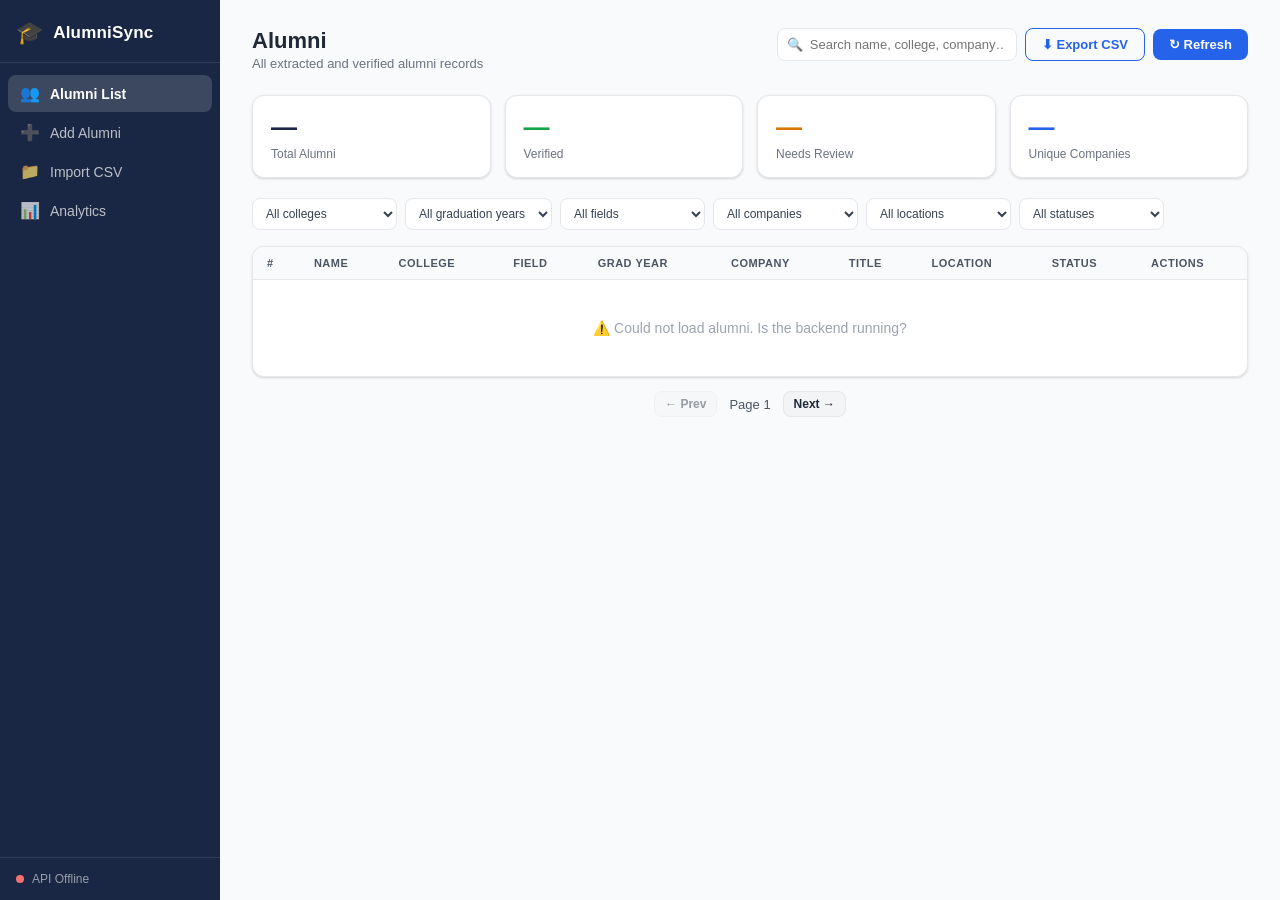
<file: dashboard/index.html>
<!DOCTYPE html>
<html lang="en">
<head>
  <meta charset="UTF-8" />
  <meta name="viewport" content="width=device-width, initial-scale=1.0" />
  <title>AlumniSync — Dashboard</title>
  <link rel="stylesheet" href="style.css" />
</head>
<body>

  <!-- ====================================================================
       SIDEBAR
  ===================================================================== -->
  <aside class="sidebar">
    <div class="sidebar-logo">
      <span class="logo-icon">🎓</span>
      <span class="logo-text">AlumniSync</span>
    </div>
    <nav class="sidebar-nav">
      <a href="#" class="nav-item active" data-section="alumni">
        <span class="nav-icon">👥</span> Alumni List
      </a>
      <a href="#" class="nav-item" data-section="add">
        <span class="nav-icon">➕</span> Add Alumni
      </a>
      <a href="#" class="nav-item" data-section="import">
        <span class="nav-icon">📁</span> Import CSV
      </a>
      <a href="#" class="nav-item" data-section="analytics">
        <span class="nav-icon">📊</span> Analytics
      </a>
    </nav>
    <div class="sidebar-footer">
      <div id="api-dot" class="api-dot dot-checking"></div>
      <span id="api-label">Connecting…</span>
    </div>
  </aside>

  <!-- ====================================================================
       MAIN CONTENT
  ===================================================================== -->
  <main class="main">

    <!-- ----------------------------------------------------------------
         SECTION: Alumni List
    ----------------------------------------------------------------- -->
    <section id="section-alumni" class="section active">
      <div class="section-header">
        <div>
          <h1 class="section-title">Alumni</h1>
          <p class="section-sub">All extracted and verified alumni records</p>
        </div>
        <div class="header-actions">
          <div class="search-wrap">
            <span class="search-icon">🔍</span>
            <input type="text" id="search-input" placeholder="Search name, college, company…" />
          </div>
          <button class="btn btn-outline" id="btn-export">⬇ Export CSV</button>
          <button class="btn btn-primary" id="btn-refresh">↻ Refresh</button>
        </div>
      </div>

      <!-- Stats row -->
      <div class="stats-row" id="stats-row">
        <div class="stat-card">
          <span class="stat-num" id="stat-total">—</span>
          <span class="stat-label">Total Alumni</span>
        </div>
        <div class="stat-card stat-green">
          <span class="stat-num" id="stat-verified">—</span>
          <span class="stat-label">Verified</span>
        </div>
        <div class="stat-card stat-amber">
          <span class="stat-num" id="stat-review">—</span>
          <span class="stat-label">Needs Review</span>
        </div>
        <div class="stat-card stat-blue">
          <span class="stat-num" id="stat-companies">—</span>
          <span class="stat-label">Unique Companies</span>
        </div>
      </div>

      <div class="filter-bar" aria-label="Alumni filters">
        <select id="filter-college"><option value="">All colleges</option></select>
        <select id="filter-year"><option value="">All graduation years</option></select>
        <select id="filter-field"><option value="">All fields</option></select>
        <select id="filter-company"><option value="">All companies</option></select>
        <select id="filter-location"><option value="">All locations</option></select>
        <select id="filter-status"><option value="">All statuses</option></select>
      </div>

      <!-- Table -->
      <div class="table-wrap">
        <table class="alumni-table" id="alumni-table">
          <thead>
            <tr>
              <th>#</th>
              <th>Name</th>
              <th>College</th>
              <th>Field</th>
              <th>Grad Year</th>
              <th>Company</th>
              <th>Title</th>
              <th>Location</th>
              <th>Status</th>
              <th>Actions</th>
            </tr>
          </thead>
          <tbody id="alumni-tbody">
            <tr><td colspan="10" class="empty-msg">Loading…</td></tr>
          </tbody>
        </table>
      </div>

      <!-- Pagination -->
      <div class="pagination" id="pagination">
        <button class="btn btn-sm btn-secondary" id="btn-prev" disabled>← Prev</button>
        <span id="page-info">Page 1</span>
        <button class="btn btn-sm btn-secondary" id="btn-next">Next →</button>
      </div>
    </section>

    <!-- ----------------------------------------------------------------
         SECTION: Add Alumni
    ----------------------------------------------------------------- -->
    <section id="section-add" class="section">
      <div class="section-header">
        <div>
          <div class="filter-bar" aria-label="Alumni filters">
            <select id="filter-college"><option value="">All colleges</option></select>
            <select id="filter-year"><option value="">All graduation years</option></select>
            <select id="filter-field"><option value="">All fields</option></select>
            <select id="filter-company"><option value="">All companies</option></select>
            <select id="filter-location"><option value="">All locations</option></select>
            <select id="filter-status"><option value="">All statuses</option></select>
          </div>
          <h1 class="section-title">Add Alumni</h1>
          <p class="section-sub">Manually enter an alumni record</p>
        </div>
      </div>

      <div class="form-card">
        <form id="add-form">
          <div class="form-grid">

            <div class="form-group full">
              <label>Full Name *</label>
              <input type="text" name="full_name" required placeholder="Rahul Patil" />
            </div>

            <div class="form-group">
              <label>College</label>
              <input type="text" name="college" placeholder="VIT Pune" />
            </div>

            <div class="form-group">
              <label>Field of Study</label>
              <input type="text" name="field_of_study" placeholder="Computer Engineering" />
            </div>

            <div class="form-group">
              <label>Degree</label>
              <input type="text" name="degree" placeholder="B.Tech" />
            </div>

            <div class="form-group">
              <label>Start Year</label>
              <input type="number" name="start_year" placeholder="2021" min="1950" max="2100" />
            </div>

            <div class="form-group">
              <label>Graduation Year</label>
              <input type="number" name="end_year" placeholder="2025" min="1950" max="2100" />
            </div>

            <div class="form-group">
              <label>Current Company</label>
              <input type="text" name="current_company" placeholder="Google" />
            </div>

            <div class="form-group">
              <label>Current Title</label>
              <input type="text" name="current_title" placeholder="Software Engineer" />
            </div>

            <div class="form-group">
              <label>Industry</label>
              <input type="text" name="current_industry" placeholder="Technology" />
            </div>

            <div class="form-group">
              <label>Location</label>
              <input type="text" name="location" placeholder="Bangalore" />
            </div>

            <div class="form-group full">
              <label>LinkedIn Profile URL</label>
              <input type="url" name="profile_url" placeholder="https://linkedin.com/in/username" />
            </div>

            <div class="form-group">
              <label class="checkbox-label">
                <input type="checkbox" name="currently_studying" />
                Currently Studying
              </label>
            </div>

          </div>

          <div id="add-result" class="alert hidden"></div>

          <div class="form-actions">
            <button type="reset" class="btn btn-secondary">Clear</button>
            <button type="submit" class="btn btn-primary">Save Alumni</button>
          </div>
        </form>
      </div>
    </section>

    <!-- ----------------------------------------------------------------
         SECTION: Import CSV
    ----------------------------------------------------------------- -->
    <section id="section-import" class="section">
      <div class="section-header">
        <div>
          <h1 class="section-title">Import CSV</h1>
          <p class="section-sub">Bulk import alumni from a CSV file</p>
        </div>
      </div>

      <div class="form-card">
        <div class="upload-zone" id="upload-zone">
          <div class="upload-icon">📂</div>
          <p class="upload-title">Drop your CSV file here</p>
          <p class="upload-sub">or click to browse</p>
          <input type="file" id="csv-file-input" accept=".csv" />
        </div>

        <div class="csv-info" id="csv-info"></div>

        <div class="csv-template">
          <p class="template-title">📋 Expected CSV columns:</p>
          <code>full_name, college, field_of_study, degree, start_year, end_year, current_company, current_title, location, profile_url, currently_studying</code>
          <a href="#" id="btn-download-template" class="template-link">Download Template</a>
        </div>

        <div id="import-result" class="hidden">
          <div class="import-summary" id="import-summary"></div>
          <div class="import-details" id="import-details"></div>
        </div>

        <div class="form-actions">
          <button class="btn btn-primary" id="btn-import" disabled>⬆ Upload & Import</button>
        </div>
      </div>
    </section>

    <!-- ----------------------------------------------------------------
         SECTION: Analytics
    ----------------------------------------------------------------- -->
    <section id="section-analytics" class="section">
      <div class="section-header">
        <div>
          <h1 class="section-title">Analytics</h1>
          <p class="section-sub">Overview of the alumni database</p>
        </div>
        <button class="btn btn-secondary" id="btn-analytics-refresh">↻ Refresh</button>
      </div>

      <div class="analytics-grid" id="analytics-grid">
        <div class="chart-card">
          <h3>Top Colleges</h3>
          <div id="chart-colleges" class="bar-chart"></div>
        </div>
        <div class="chart-card">
          <h3>Top Companies</h3>
          <div id="chart-companies" class="bar-chart"></div>
        </div>
        <div class="chart-card">
          <h3>Graduation Years</h3>
          <div id="chart-years" class="bar-chart"></div>
        </div>
        <div class="chart-card">
          <h3>Top Locations</h3>
          <div id="chart-locations" class="bar-chart"></div>
        </div>
      </div>
    </section>

  </main>

  <!-- ====================================================================
       DELETE CONFIRM MODAL
  ===================================================================== -->
  <div id="modal-overlay" class="modal-overlay hidden">
    <div class="modal">
      <h3>Delete Alumni</h3>
      <p id="modal-msg">Are you sure?</p>
      <div class="modal-actions">
        <button class="btn btn-secondary" id="modal-cancel">Cancel</button>
        <button class="btn btn-danger" id="modal-confirm">Delete</button>
      </div>
    </div>
  </div>

  <div id="detail-overlay" class="modal-overlay hidden">
    <div class="modal detail-modal">
      <button class="modal-close" id="detail-close" title="Close details">×</button>
      <div id="detail-content"></div>
    </div>
  </div>

  <script src="app.js"></script>
</body>
</html>
</file>
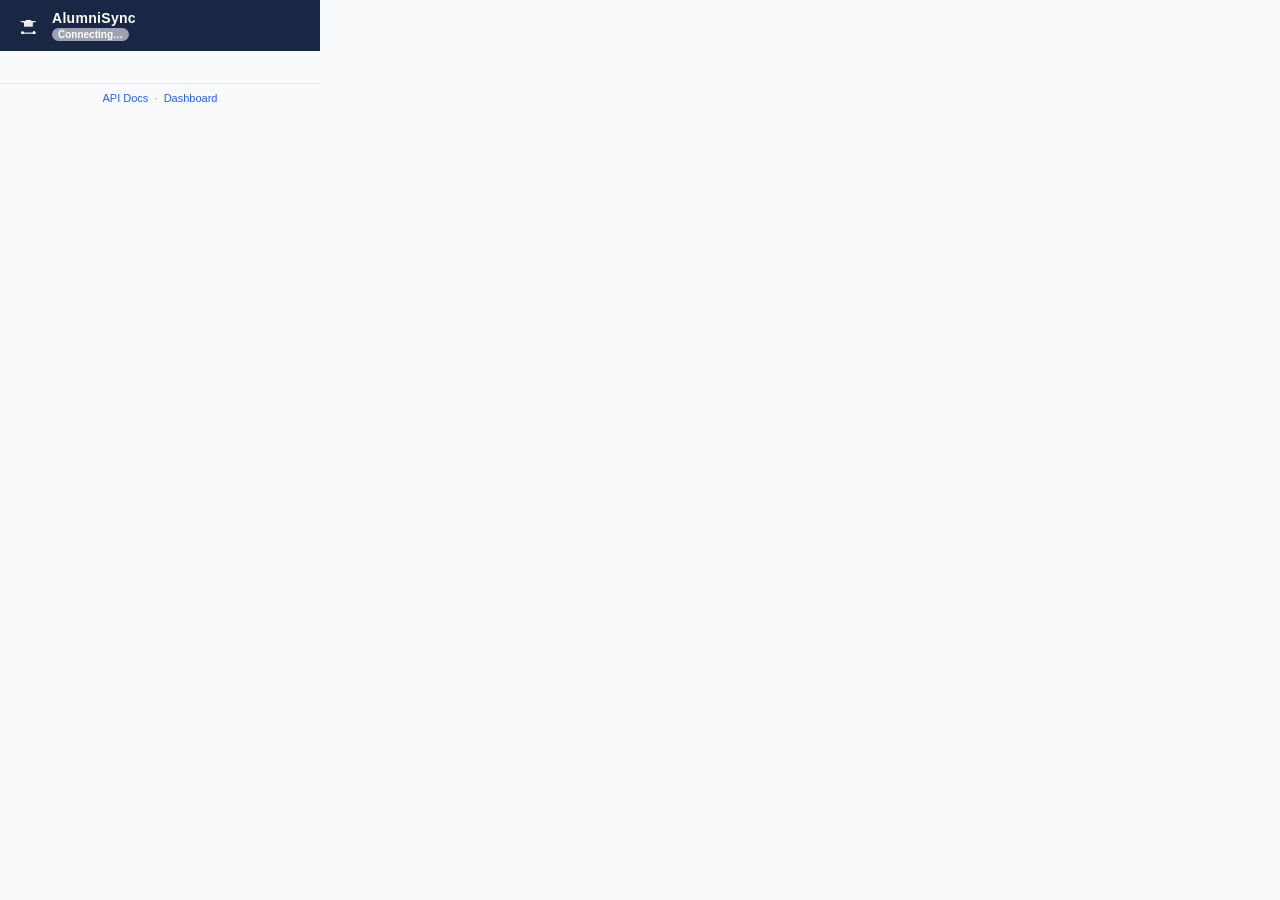
<file: extension/popup.html>
<!DOCTYPE html>
<html lang="en">
<head>
  <meta charset="UTF-8" />
  <meta name="viewport" content="width=device-width, initial-scale=1.0" />
  <title>AlumniSync</title>
  <link rel="stylesheet" href="popup.css" />
</head>
<body>

  <!-- Header -->
  <header class="header">
    <img src="icons/icon48.png" alt="AlumniSync" class="logo" />
    <div class="header-text">
      <span class="app-name">AlumniSync</span>
      <span id="api-status" class="api-badge api-checking">Connecting…</span>
    </div>
  </header>

  <!-- Main content -->
  <main id="main">

    <!-- State: not on LinkedIn profile -->
    <div id="state-not-linkedin" class="state hidden">
      <div class="state-icon">🔗</div>
      <p class="state-title">Open a LinkedIn profile</p>
      <p class="state-desc">Navigate to any LinkedIn member profile page, then click <strong>Sync This Profile</strong>.</p>
    </div>

    <!-- State: ready to sync -->
    <div id="state-ready" class="state hidden">
      <div class="profile-card">
        <div class="profile-avatar" id="profile-initials">--</div>
        <div class="profile-info">
          <p class="profile-name" id="profile-name">Loading…</p>
          <p class="profile-sub" id="profile-sub">—</p>
        </div>
      </div>

      <div class="meta-row">
        <span class="meta-label">🎓</span>
        <span class="meta-value" id="profile-college">—</span>
      </div>
      <div class="meta-row">
        <span class="meta-label">📅</span>
        <span class="meta-value" id="profile-years">—</span>
      </div>
      <div class="meta-row">
        <span class="meta-label">📍</span>
        <span class="meta-value" id="profile-location">—</span>
      </div>

      <button id="btn-sync" class="btn btn-primary">
        <span class="btn-icon">⚡</span> Sync This Profile
      </button>
    </div>

    <!-- State: syncing -->
    <div id="state-syncing" class="state hidden">
      <div class="spinner"></div>
      <p class="state-title">Syncing profile…</p>
    </div>

    <!-- State: result -->
    <div id="state-result" class="state hidden">
      <div id="result-icon" class="result-icon"></div>
      <p id="result-title" class="state-title"></p>
      <p id="result-desc" class="state-desc"></p>

      <div class="btn-row">
        <button id="btn-sync-another" class="btn btn-secondary">Sync Another</button>
        <a id="btn-dashboard" href="http://localhost:8000/dashboard" target="_blank" class="btn btn-outline">Dashboard ↗</a>
      </div>
    </div>

    <!-- State: error -->
    <div id="state-error" class="state hidden">
      <div class="result-icon">❌</div>
      <p class="state-title" id="error-title">Something went wrong</p>
      <p id="error-desc" class="state-desc" style="white-space:pre-line;"></p>
      <p class="state-hint" id="error-hint">If you see a connection error, make sure the backend is running:<br/><code>uvicorn backend.main:app --reload</code></p>
      <button id="btn-retry" class="btn btn-secondary">Retry</button>
    </div>

  </main>

  <!-- Footer -->
  <footer class="footer">
    <a href="http://localhost:8000/docs" target="_blank">API Docs</a>
    &nbsp;·&nbsp;
    <a href="http://localhost:8000/dashboard" target="_blank">Dashboard</a>
  </footer>

  <script src="popup.js"></script>
</body>
</html>
</file>
<file: dashboard/style.css>
/* =========================================================================
   AlumniSync Dashboard — Styles
   ========================================================================= */

*, *::before, *::after { box-sizing: border-box; margin: 0; padding: 0; }

:root {
  --navy:    #1a2744;
  --navy-dk: #111b33;
  --blue:    #2563eb;
  --blue-lt: #eff6ff;
  --blue-dk: #1d4ed8;
  --green:   #16a34a;
  --green-lt:#f0fdf4;
  --amber:   #d97706;
  --amber-lt:#fffbeb;
  --red:     #dc2626;
  --red-lt:  #fef2f2;
  --gray-50: #f9fafb;
  --gray-100:#f3f4f6;
  --gray-200:#e5e7eb;
  --gray-300:#d1d5db;
  --gray-400:#9ca3af;
  --gray-500:#6b7280;
  --gray-600:#4b5563;
  --gray-700:#374151;
  --gray-800:#1f2937;
  --white:   #ffffff;
  --radius:  8px;
  --radius-lg:12px;
  --shadow:  0 1px 3px rgba(0,0,0,.1), 0 1px 2px rgba(0,0,0,.06);
  --shadow-md: 0 4px 6px rgba(0,0,0,.07), 0 2px 4px rgba(0,0,0,.05);
  --sidebar-w: 220px;
  --header-h: 64px;
}

body {
  font-family: -apple-system, BlinkMacSystemFont, "Segoe UI", Roboto, sans-serif;
  font-size: 14px;
  color: var(--gray-800);
  background: var(--gray-50);
  display: flex;
  min-height: 100vh;
}

/* ==========================================================================
   SIDEBAR
   ========================================================================== */

.sidebar {
  width: var(--sidebar-w);
  min-height: 100vh;
  background: var(--navy);
  color: var(--white);
  display: flex;
  flex-direction: column;
  flex-shrink: 0;
  position: fixed;
  top: 0; left: 0;
  z-index: 100;
}

.sidebar-logo {
  display: flex;
  align-items: center;
  gap: 10px;
  padding: 20px 16px 16px;
  font-weight: 800;
  font-size: 17px;
  letter-spacing: .2px;
  border-bottom: 1px solid rgba(255,255,255,.1);
}

.logo-icon { font-size: 22px; }

.sidebar-nav {
  display: flex;
  flex-direction: column;
  padding: 12px 8px;
  gap: 2px;
  flex: 1;
}

.nav-item {
  display: flex;
  align-items: center;
  gap: 10px;
  padding: 9px 12px;
  border-radius: var(--radius);
  color: rgba(255,255,255,.7);
  text-decoration: none;
  font-size: 14px;
  font-weight: 500;
  transition: background .15s, color .15s;
  cursor: pointer;
}

.nav-item:hover { background: rgba(255,255,255,.08); color: var(--white); }
.nav-item.active { background: rgba(255,255,255,.15); color: var(--white); font-weight: 600; }

.nav-icon { font-size: 16px; }

.sidebar-footer {
  display: flex;
  align-items: center;
  gap: 8px;
  padding: 14px 16px;
  border-top: 1px solid rgba(255,255,255,.1);
  font-size: 12px;
  color: rgba(255,255,255,.55);
}

/* API status dot */
.api-dot {
  width: 8px; height: 8px;
  border-radius: 50%;
  flex-shrink: 0;
}
.dot-checking { background: var(--gray-400); }
.dot-online   { background: #4ade80; }
.dot-offline  { background: #f87171; }

/* ==========================================================================
   MAIN
   ========================================================================== */

.main {
  margin-left: var(--sidebar-w);
  flex: 1;
  padding: 28px 32px;
  max-width: 1200px;
}

.section { display: none; }
.section.active { display: block; }

/* ==========================================================================
   SECTION HEADER
   ========================================================================== */

.section-header {
  display: flex;
  align-items: flex-start;
  justify-content: space-between;
  flex-wrap: wrap;
  gap: 16px;
  margin-bottom: 24px;
}

.section-title { font-size: 22px; font-weight: 800; color: var(--gray-800); }
.section-sub   { font-size: 13px; color: var(--gray-500); margin-top: 2px; }

.header-actions {
  display: flex;
  align-items: center;
  gap: 8px;
  flex-wrap: wrap;
}

/* Search */
.search-wrap {
  position: relative;
  display: flex;
  align-items: center;
}

.search-icon {
  position: absolute;
  left: 10px;
  font-size: 13px;
  pointer-events: none;
}

.search-wrap input {
  padding: 8px 12px 8px 32px;
  border: 1px solid var(--gray-200);
  border-radius: var(--radius);
  font-size: 13px;
  width: 240px;
  background: var(--white);
  outline: none;
  transition: border-color .15s, box-shadow .15s;
}

.search-wrap input:focus {
  border-color: var(--blue);
  box-shadow: 0 0 0 3px rgba(37,99,235,.1);
}

/* ==========================================================================
   STATS ROW
   ========================================================================== */

.stats-row {
  display: grid;
  grid-template-columns: repeat(4, 1fr);
  gap: 14px;
  margin-bottom: 20px;
}

.stat-card {
  background: var(--white);
  border: 1px solid var(--gray-200);
  border-radius: var(--radius-lg);
  padding: 16px 18px;
  display: flex;
  flex-direction: column;
  gap: 4px;
  box-shadow: var(--shadow);
}

.stat-num   { font-size: 26px; font-weight: 800; color: var(--navy); }
.stat-label { font-size: 12px; color: var(--gray-500); font-weight: 500; }

.stat-green .stat-num { color: var(--green); }
.stat-amber .stat-num { color: var(--amber); }
.stat-blue  .stat-num { color: var(--blue);  }

.filter-bar {
  display: flex;
  flex-wrap: wrap;
  gap: 8px;
  margin: 0 0 16px;
}

.filter-bar select {
  min-width: 145px;
  padding: 7px 9px;
  border: 1px solid var(--gray-200);
  border-radius: var(--radius);
  background: var(--white);
  color: var(--gray-700);
  font-size: 12px;
}

/* ==========================================================================
   TABLE
   ========================================================================== */

.table-wrap {
  background: var(--white);
  border: 1px solid var(--gray-200);
  border-radius: var(--radius-lg);
  box-shadow: var(--shadow);
  overflow: auto;
}

.alumni-table {
  width: 100%;
  border-collapse: collapse;
  font-size: 13px;
}

.alumni-table th {
  background: var(--gray-50);
  color: var(--gray-600);
  font-size: 11px;
  font-weight: 700;
  text-transform: uppercase;
  letter-spacing: .5px;
  padding: 10px 14px;
  text-align: left;
  border-bottom: 1px solid var(--gray-200);
  white-space: nowrap;
}

.alumni-table td {
  padding: 11px 14px;
  border-bottom: 1px solid var(--gray-100);
  vertical-align: middle;
  max-width: 180px;
  overflow: hidden;
  text-overflow: ellipsis;
  white-space: nowrap;
}

.alumni-table tr:last-child td { border-bottom: none; }
.alumni-table tbody tr:hover { background: var(--gray-50); }

.empty-msg {
  text-align: center;
  color: var(--gray-400);
  padding: 40px !important;
  font-size: 14px;
}

/* Name link */
.alumni-name { font-weight: 600; color: var(--gray-800); text-decoration: none; }
.alumni-name:hover { color: var(--blue); text-decoration: underline; }

/* Status badge */
.badge {
  display: inline-block;
  padding: 2px 8px;
  border-radius: 12px;
  font-size: 11px;
  font-weight: 600;
  white-space: nowrap;
}

.badge-verified    { background: var(--green-lt); color: var(--green); }
.badge-review      { background: var(--amber-lt); color: var(--amber); }
.badge-pending     { background: var(--blue-lt);  color: var(--blue);  }
.badge-default     { background: var(--gray-100); color: var(--gray-600); }

/* Action buttons in table */
.action-btn {
  background: none;
  border: none;
  cursor: pointer;
  padding: 4px 6px;
  border-radius: 4px;
  font-size: 14px;
  line-height: 1;
  transition: background .12s;
}
.action-btn:hover { background: var(--gray-100); }

/* Pagination */
.pagination {
  display: flex;
  align-items: center;
  justify-content: center;
  gap: 12px;
  padding: 14px 0 0;
  font-size: 13px;
  color: var(--gray-600);
}

/* ==========================================================================
   BUTTONS
   ========================================================================== */

.btn {
  display: inline-flex;
  align-items: center;
  gap: 6px;
  padding: 8px 16px;
  border-radius: var(--radius);
  font-size: 13px;
  font-weight: 600;
  cursor: pointer;
  border: none;
  text-decoration: none;
  transition: background .15s, opacity .15s, border-color .15s;
  white-space: nowrap;
}

.btn:disabled { opacity: .45; cursor: not-allowed; }

.btn-primary   { background: var(--blue);       color: var(--white); }
.btn-primary:hover:not(:disabled)   { background: var(--blue-dk); }

.btn-secondary { background: var(--gray-100); color: var(--gray-800); border: 1px solid var(--gray-200); }
.btn-secondary:hover:not(:disabled) { background: var(--gray-200); }

.btn-outline   { background: transparent; color: var(--blue); border: 1px solid var(--blue); }
.btn-outline:hover:not(:disabled)   { background: var(--blue-lt); }

.btn-danger    { background: var(--red); color: var(--white); }
.btn-danger:hover:not(:disabled)    { background: #b91c1c; }

.btn-sm { padding: 5px 10px; font-size: 12px; }

/* ==========================================================================
   FORM CARD
   ========================================================================== */

.form-card {
  background: var(--white);
  border: 1px solid var(--gray-200);
  border-radius: var(--radius-lg);
  padding: 24px;
  box-shadow: var(--shadow);
  max-width: 760px;
}

.form-grid {
  display: grid;
  grid-template-columns: 1fr 1fr;
  gap: 16px;
  margin-bottom: 20px;
}

.form-group { display: flex; flex-direction: column; gap: 5px; }
.form-group.full { grid-column: 1 / -1; }

.form-group label {
  font-size: 12px;
  font-weight: 600;
  color: var(--gray-600);
  text-transform: uppercase;
  letter-spacing: .4px;
}

.form-group input,
.form-group select,
.form-group textarea {
  padding: 8px 10px;
  border: 1px solid var(--gray-300);
  border-radius: var(--radius);
  font-size: 13px;
  outline: none;
  transition: border-color .15s, box-shadow .15s;
  background: var(--white);
}

.form-group input:focus,
.form-group select:focus {
  border-color: var(--blue);
  box-shadow: 0 0 0 3px rgba(37,99,235,.1);
}

.checkbox-label {
  display: flex !important;
  flex-direction: row !important;
  align-items: center;
  gap: 8px;
  cursor: pointer;
  font-size: 13px !important;
  text-transform: none !important;
  letter-spacing: 0 !important;
  font-weight: 500 !important;
}

.form-actions {
  display: flex;
  justify-content: flex-end;
  gap: 10px;
  margin-top: 4px;
}

/* ==========================================================================
   ALERTS
   ========================================================================== */

.alert {
  padding: 12px 14px;
  border-radius: var(--radius);
  font-size: 13px;
  margin-bottom: 16px;
  border-left: 4px solid;
}

.alert-success { background: var(--green-lt); color: var(--green); border-color: var(--green); }
.alert-error   { background: var(--red-lt);   color: var(--red);   border-color: var(--red);  }
.alert-warning { background: var(--amber-lt); color: var(--amber); border-color: var(--amber); }
.alert-info    { background: var(--blue-lt);  color: var(--blue);  border-color: var(--blue); }

/* ==========================================================================
   CSV UPLOAD ZONE
   ========================================================================== */

.upload-zone {
  border: 2px dashed var(--gray-300);
  border-radius: var(--radius-lg);
  padding: 40px 20px;
  text-align: center;
  cursor: pointer;
  transition: border-color .2s, background .2s;
  margin-bottom: 20px;
  position: relative;
}

.upload-zone:hover, .upload-zone.dragover {
  border-color: var(--blue);
  background: var(--blue-lt);
}

.upload-zone input[type="file"] {
  position: absolute; inset: 0;
  opacity: 0; cursor: pointer;
  width: 100%; height: 100%;
}

.upload-icon  { font-size: 40px; margin-bottom: 8px; }
.upload-title { font-weight: 700; font-size: 15px; margin-bottom: 4px; }
.upload-sub   { color: var(--gray-500); font-size: 13px; }

.csv-info {
  font-size: 13px;
  color: var(--gray-600);
  margin-bottom: 12px;
  min-height: 20px;
}

.csv-template {
  background: var(--gray-50);
  border: 1px solid var(--gray-200);
  border-radius: var(--radius);
  padding: 12px 14px;
  margin-bottom: 20px;
}

.template-title {
  font-size: 12px;
  font-weight: 600;
  color: var(--gray-600);
  margin-bottom: 6px;
}

.csv-template code {
  display: block;
  font-size: 11px;
  color: var(--gray-500);
  word-break: break-all;
  margin-bottom: 6px;
  font-family: "Consolas", "Courier New", monospace;
}

.template-link {
  font-size: 12px;
  color: var(--blue);
  text-decoration: none;
}

.template-link:hover { text-decoration: underline; }

/* Import result */
.import-summary {
  display: grid;
  grid-template-columns: repeat(5, 1fr);
  gap: 10px;
  margin-bottom: 14px;
}

.summary-item {
  background: var(--white);
  border: 1px solid var(--gray-200);
  border-radius: var(--radius);
  padding: 10px 12px;
  text-align: center;
}

.summary-num   { font-size: 22px; font-weight: 800; }
.summary-label { font-size: 11px; color: var(--gray-500); margin-top: 2px; }

/* ==========================================================================
   ANALYTICS
   ========================================================================== */

.analytics-grid {
  display: grid;
  grid-template-columns: 1fr 1fr;
  gap: 20px;
}

.chart-card {
  background: var(--white);
  border: 1px solid var(--gray-200);
  border-radius: var(--radius-lg);
  padding: 20px 22px;
  box-shadow: var(--shadow);
}

.chart-card h3 {
  font-size: 14px;
  font-weight: 700;
  color: var(--gray-700);
  margin-bottom: 16px;
}

.bar-chart { display: flex; flex-direction: column; gap: 10px; }

.bar-row {
  display: flex;
  align-items: center;
  gap: 10px;
  font-size: 12px;
}

.bar-label {
  width: 130px;
  flex-shrink: 0;
  white-space: nowrap;
  overflow: hidden;
  text-overflow: ellipsis;
  color: var(--gray-700);
}

.bar-track {
  flex: 1;
  height: 8px;
  background: var(--gray-100);
  border-radius: 4px;
  overflow: hidden;
}

.bar-fill {
  height: 100%;
  background: var(--blue);
  border-radius: 4px;
  transition: width .4s ease;
}

.bar-count {
  width: 28px;
  text-align: right;
  color: var(--gray-500);
  font-weight: 600;
}

/* ==========================================================================
   MODAL
   ========================================================================== */

.modal-overlay {
  position: fixed; inset: 0;
  background: rgba(0,0,0,.45);
  display: flex;
  align-items: center;
  justify-content: center;
  z-index: 999;
}

.modal {
  background: var(--white);
  border-radius: var(--radius-lg);
  padding: 28px 32px;
  max-width: 400px;
  width: 90%;
  box-shadow: var(--shadow-md);
}

.modal h3 {
  font-size: 17px;
  font-weight: 800;
  margin-bottom: 10px;
  color: var(--gray-800);
}

.modal p {
  font-size: 14px;
  color: var(--gray-600);
  margin-bottom: 20px;
}

.detail-modal {
  position: relative;
  max-width: 620px;
  max-height: 85vh;
  overflow-y: auto;
}

.modal-close {
  position: absolute;
  top: 12px;
  right: 14px;
  border: 0;
  background: transparent;
  color: var(--gray-500);
  font-size: 24px;
  cursor: pointer;
}

.detail-modal h2 { margin-bottom: 4px; color: var(--gray-800); }
.detail-location { margin-bottom: 10px !important; }
.detail-status { display: flex; align-items: center; gap: 8px; margin-bottom: 18px; }
.detail-section { border-top: 1px solid var(--gray-200); padding: 14px 0 2px; }
.detail-section h3 { font-size: 12px; text-transform: uppercase; letter-spacing: .5px; color: var(--gray-600); margin-bottom: 8px; }
.detail-section p { margin-bottom: 6px; font-size: 13px; }

.modal-actions {
  display: flex;
  justify-content: flex-end;
  gap: 10px;
}

/* ==========================================================================
   UTILITIES
   ========================================================================== */

.hidden { display: none !important; }

/* Responsive tweaks */
@media (max-width: 900px) {
  .stats-row     { grid-template-columns: repeat(2, 1fr); }
  .analytics-grid{ grid-template-columns: 1fr; }
  .form-grid     { grid-template-columns: 1fr; }
  .import-summary{ grid-template-columns: repeat(3, 1fr); }
}
</file>
<file: extension/popup.css>
/* =========================================================================
   AlumniSync Extension — Popup Styles
   ========================================================================= */

*, *::before, *::after { box-sizing: border-box; margin: 0; padding: 0; }

:root {
  --navy:    #1a2744;
  --blue:    #2563eb;
  --blue-dk: #1d4ed8;
  --green:   #16a34a;
  --amber:   #d97706;
  --red:     #dc2626;
  --gray-50: #f9fafb;
  --gray-100:#f3f4f6;
  --gray-200:#e5e7eb;
  --gray-400:#9ca3af;
  --gray-600:#4b5563;
  --gray-800:#1f2937;
  --white:   #ffffff;
  --radius:  8px;
  --shadow:  0 1px 3px rgba(0,0,0,.12);
}

body {
  width: 320px;
  font-family: -apple-system, BlinkMacSystemFont, "Segoe UI", Roboto, sans-serif;
  font-size: 13px;
  color: var(--gray-800);
  background: var(--gray-50);
  min-height: 200px;
}

/* ---- Header ---- */
.header {
  display: flex;
  align-items: center;
  gap: 10px;
  background: var(--navy);
  color: var(--white);
  padding: 10px 14px;
}

.logo { width: 28px; height: 28px; border-radius: 6px; }

.header-text {
  display: flex;
  flex-direction: column;
  gap: 2px;
}

.app-name { font-weight: 700; font-size: 14px; letter-spacing: .3px; }

.api-badge {
  font-size: 10px;
  font-weight: 600;
  padding: 1px 6px;
  border-radius: 10px;
  width: fit-content;
}

.api-checking { background: var(--gray-400); color: var(--white); }
.api-online   { background: var(--green);    color: var(--white); }
.api-offline  { background: var(--red);      color: var(--white); }

/* ---- Main ---- */
main { padding: 16px 14px; }

.hidden { display: none !important; }

.state { display: flex; flex-direction: column; gap: 10px; }

/* ---- State icons / text ---- */
.state-icon { font-size: 32px; text-align: center; }
.state-title { font-weight: 700; font-size: 14px; text-align: center; }
.state-desc  { font-size: 12px; color: var(--gray-600); text-align: center; line-height: 1.5; }
.state-hint  { font-size: 11px; color: var(--gray-400); text-align: center; line-height: 1.6; }
.state-hint code { background: var(--gray-100); padding: 1px 4px; border-radius: 3px; font-size: 10px; }

/* ---- Profile card ---- */
.profile-card {
  display: flex;
  align-items: center;
  gap: 10px;
  background: var(--white);
  border: 1px solid var(--gray-200);
  border-radius: var(--radius);
  padding: 10px;
  box-shadow: var(--shadow);
}

.profile-avatar {
  width: 40px;
  height: 40px;
  border-radius: 50%;
  background: var(--blue);
  color: var(--white);
  font-weight: 700;
  font-size: 15px;
  display: flex;
  align-items: center;
  justify-content: center;
  flex-shrink: 0;
}

.profile-info { overflow: hidden; }
.profile-name { font-weight: 700; font-size: 13px; white-space: nowrap; overflow: hidden; text-overflow: ellipsis; }
.profile-sub  { font-size: 11px; color: var(--gray-600); white-space: nowrap; overflow: hidden; text-overflow: ellipsis; }

/* ---- Meta rows ---- */
.meta-row {
  display: flex;
  gap: 8px;
  align-items: flex-start;
  font-size: 12px;
}
.meta-label { flex-shrink: 0; }
.meta-value { color: var(--gray-600); }

/* ---- Buttons ---- */
.btn {
  display: inline-flex;
  align-items: center;
  justify-content: center;
  gap: 6px;
  padding: 8px 14px;
  border-radius: var(--radius);
  font-size: 13px;
  font-weight: 600;
  cursor: pointer;
  border: none;
  text-decoration: none;
  transition: background .15s, opacity .15s;
}

.btn:disabled { opacity: .5; cursor: not-allowed; }

.btn-primary  { background: var(--blue);  color: var(--white); width: 100%; }
.btn-primary:hover:not(:disabled)  { background: var(--blue-dk); }

.btn-secondary { background: var(--gray-100); color: var(--gray-800); border: 1px solid var(--gray-200); }
.btn-secondary:hover { background: var(--gray-200); }

.btn-outline { background: transparent; color: var(--blue); border: 1px solid var(--blue); }
.btn-outline:hover { background: var(--gray-50); }

.btn-row { display: flex; gap: 8px; }
.btn-row .btn { flex: 1; }

/* ---- Result icon ---- */
.result-icon { font-size: 36px; text-align: center; }

/* ---- Spinner ---- */
.spinner {
  width: 32px;
  height: 32px;
  border: 3px solid var(--gray-200);
  border-top-color: var(--blue);
  border-radius: 50%;
  animation: spin .7s linear infinite;
  margin: 8px auto;
}

@keyframes spin { to { transform: rotate(360deg); } }

/* ---- Footer ---- */
.footer {
  border-top: 1px solid var(--gray-200);
  padding: 8px 14px;
  text-align: center;
  font-size: 11px;
  color: var(--gray-400);
}
.footer a { color: var(--blue); text-decoration: none; }
.footer a:hover { text-decoration: underline; }
</file>
